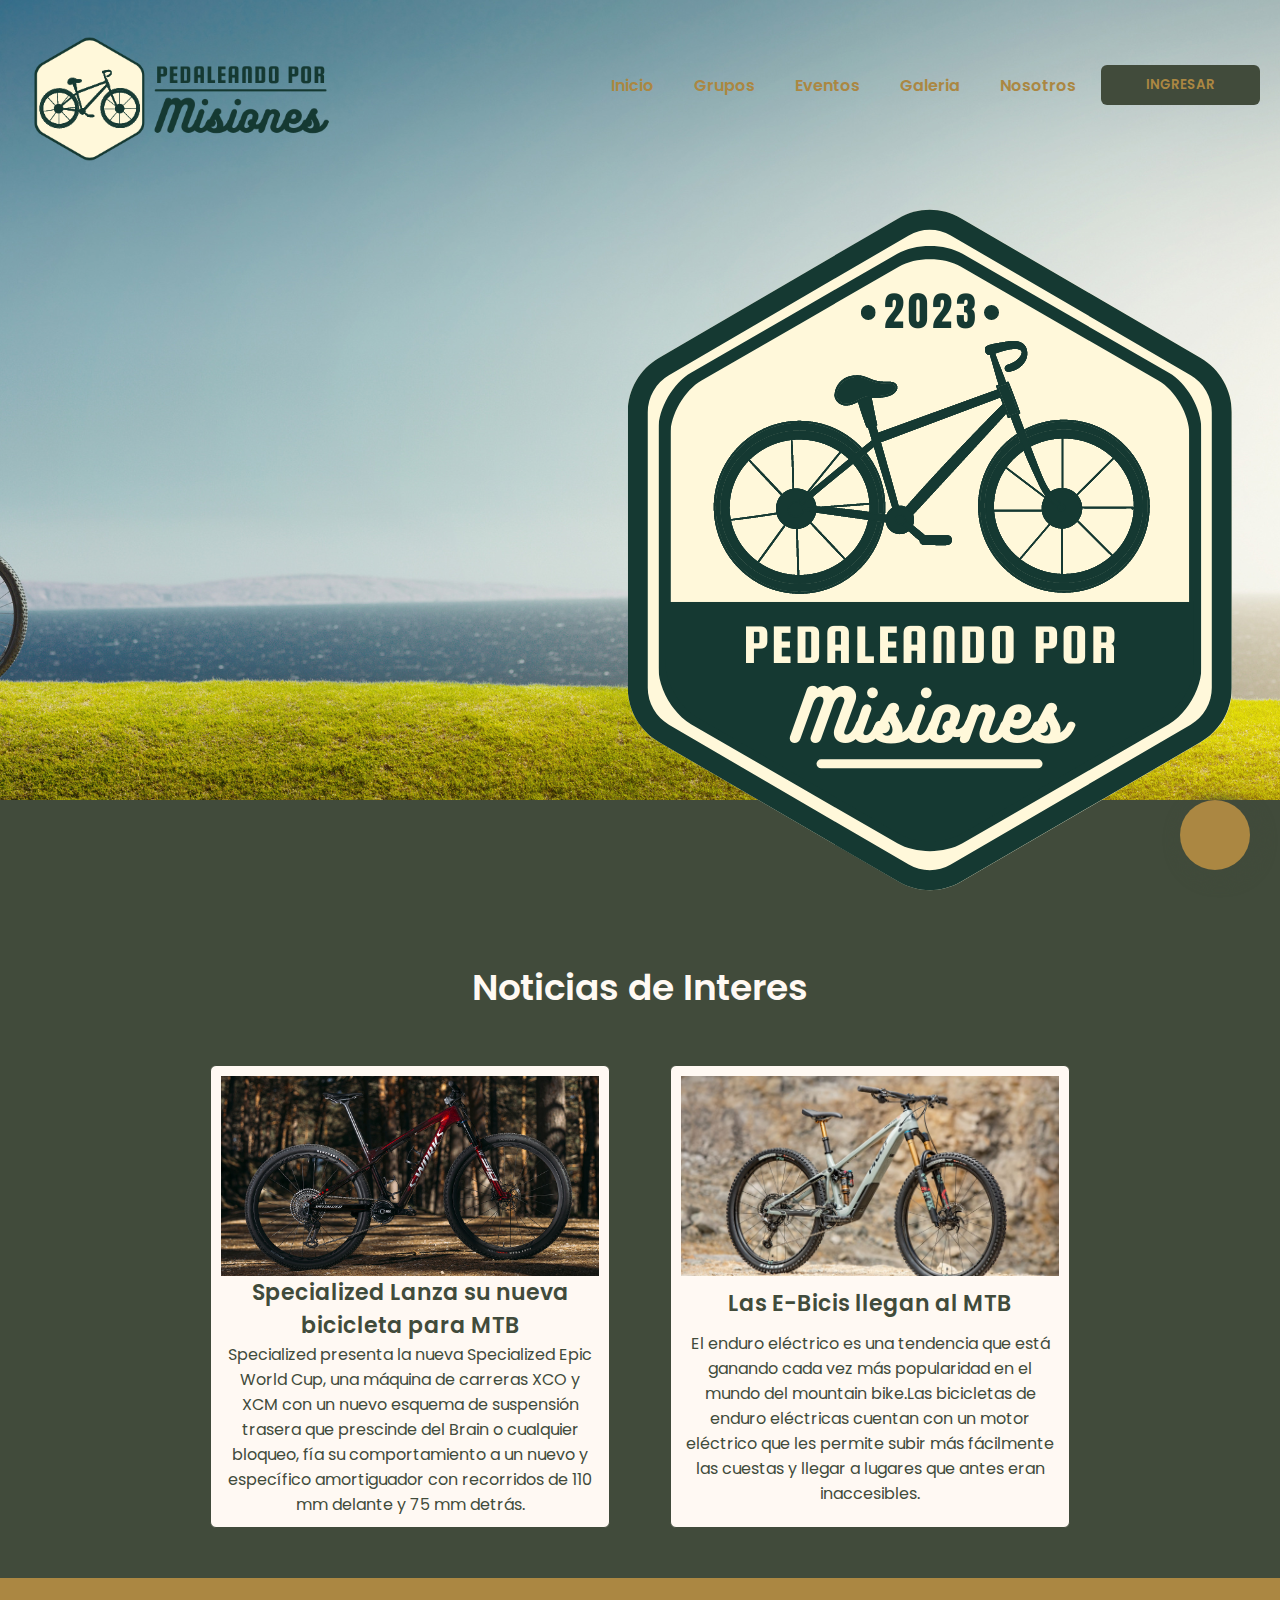
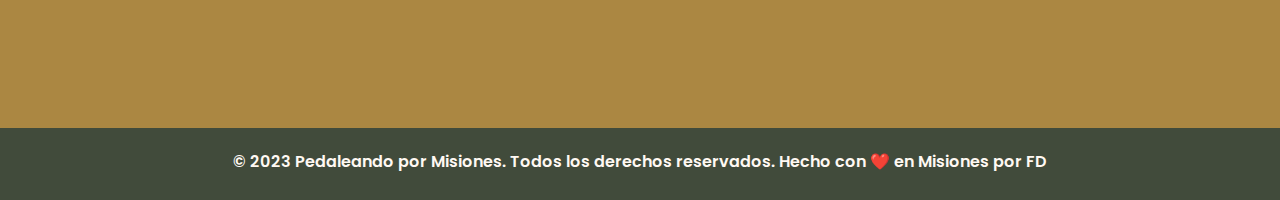
<file: index.html>
<!DOCTYPE html>
<html lang="es">
<head>
    <meta charset="UTF-8">
    <meta name="viewport" content="width=device-width, initial-scale=1.0">
    <title>Pedaleando por Misiones</title>
    <link rel="shortcut icon" href="./multimedia/img/favicon.png" type="image/x-icon">
    <link rel="stylesheet" href="https://cdnjs.cloudflare.com/ajax/libs/font-awesome/6.4.0/css/all.min.css" integrity="sha512-iecdLmaskl7CVkqkXNQ/ZH/XLlvWZOJyj7Yy7tcenmpD1ypASozpmT/E0iPtmFIB46ZmdtAc9eNBvH0H/ZpiBw==" crossorigin="anonymous" referrerpolicy="no-referrer" />
    <link rel="stylesheet" href="./css/style.css">
</head>
<body class="body">
    <div class="bannerprincipal"></div>
    <nav class="navegador">
        <img class="logo" src="./multimedia/img/logonav2.png" alt="">
        <i class="fa-solid fa-bars"></i>
        <ul>
            <li><a href="./index.html">Inicio</a></li>
            <li><a href="./paginas/grupos.html">Grupos</a></li>
            <li><a href="./paginas/eventos.html">Eventos</a></li>
            <li><a href="./paginas/galeria.html">Galeria</a></li>
            <li><a href="./paginas/nosotros.html">Nosotros</a></li>
            <li><button class="boton"><a href="">INGRESAR</a></button></li>
        </ul>
    </nav>
    <div class="logogrande">
        <img src="./multimedia/img/logogrande4.png" alt="">
    </div>
    <header class="encabezado">
    </header>
    <main>
        <h1 class="titulo">Noticias de Interes</h1>
        <section class="noticias-container">
            <div class="noticias">
                <img src="./multimedia/img/nuevabici.jpg" alt="">
                <h4>Specialized Lanza su nueva bicicleta para MTB</h4>
                <p>Specialized presenta la nueva Specialized Epic World Cup, una máquina de carreras XCO y XCM con un nuevo esquema de suspensión trasera que prescinde del Brain o cualquier bloqueo, fía su comportamiento a un nuevo y específico amortiguador con recorridos de 110 mm delante y 75 mm detrás.</p>
            </div>
            <div class="noticias">
                <img src="./multimedia/img/tendenciasbici.jpg" alt="">
                <h4>Las E-Bicis llegan al MTB</h4>
                <p>El enduro eléctrico es una tendencia que está ganando cada vez más popularidad en el mundo del mountain bike.Las bicicletas de enduro eléctricas cuentan con un motor eléctrico que les permite subir más fácilmente las cuestas y llegar a lugares que antes eran inaccesibles. </p>
            </div>
        </section>
        <div class="whatsapp">
            <a href="https://web.whatsapp.com/"><i class="fa-brands fa-whatsapp"></i></a>
        </div>
    </main>
    <footer>
        <div class="redes">
            <a href="https://www.facebook.com/"><i class="fa-brands fa-square-facebook"></i></a>
            <a href="https://www.instagram.com/"><i class="fa-brands fa-square-instagram"></i></a>
            <a href="https://www.strava.com/?hl=es-ES"><i class="fa-brands fa-strava"></i></a>
        </div>
        <div class="mensajefooter">
            <h4>© 2023 Pedaleando por Misiones. Todos los derechos reservados. Hecho con ❤️ en Misiones por FD</h4>
        </div>
    </footer>
</body>
</html>
</file>
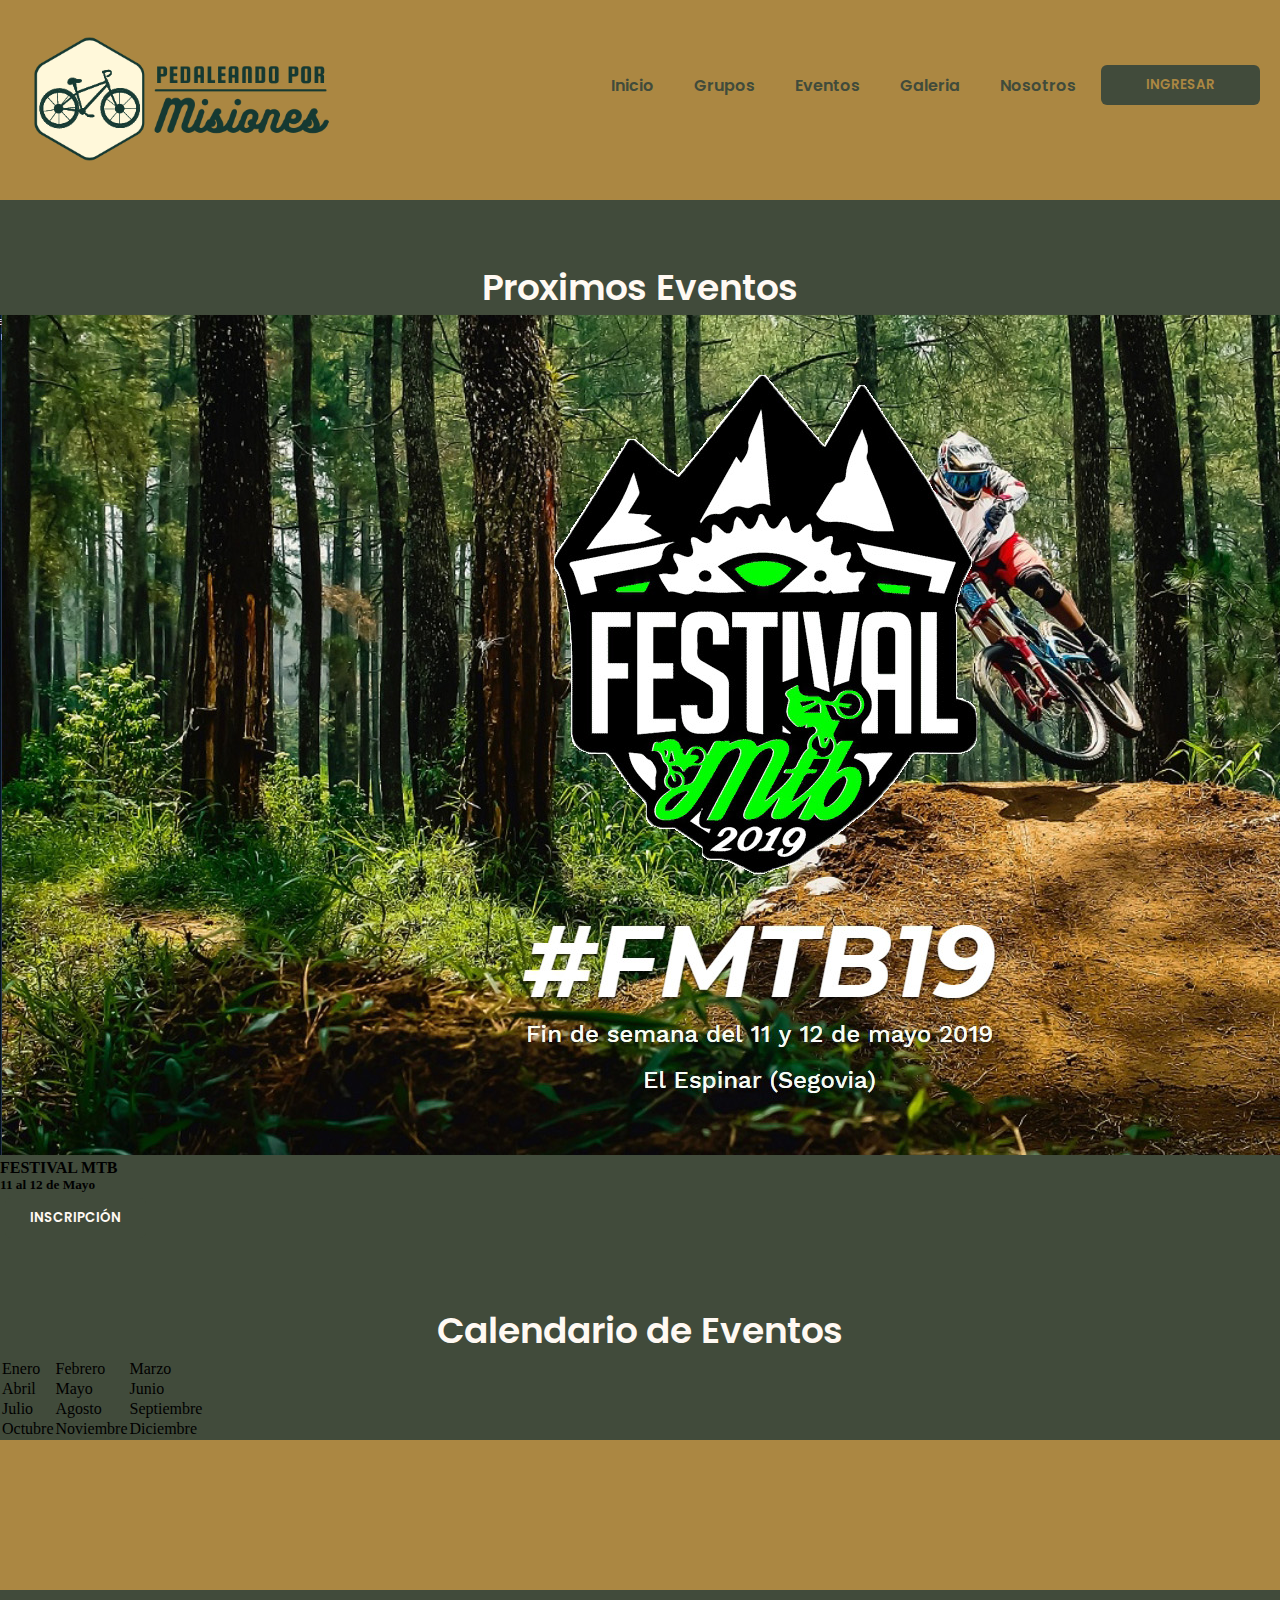
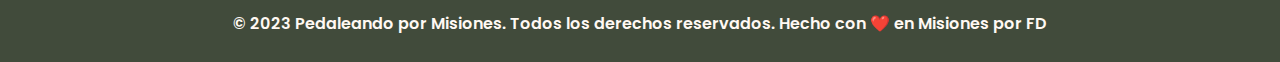
<file: paginas/eventos.html>
<!DOCTYPE html>
<html lang="es">
<head>
    <meta charset="UTF-8">
    <meta name="viewport" content="width=device-width, initial-scale=1.0">
    <title>Pedaleando por Misiones</title>
    <link rel="shortcut icon" href="../multimedia/img/favicon.png" type="image/x-icon">
    <link rel="stylesheet" href="https://cdnjs.cloudflare.com/ajax/libs/font-awesome/6.4.0/css/all.min.css" integrity="sha512-iecdLmaskl7CVkqkXNQ/ZH/XLlvWZOJyj7Yy7tcenmpD1ypASozpmT/E0iPtmFIB46ZmdtAc9eNBvH0H/ZpiBw==" crossorigin="anonymous" referrerpolicy="no-referrer" />
    <link rel="stylesheet" href="../css/style.css">
</head>
<body class="body">
    <nav class="navegador2">
        <img class="logo" src="../multimedia/img/logonav2.png" alt="">
        <i class="fa-solid fa-bars"></i>
        <ul>
            <li><a href="../index.html">Inicio</a></li>
            <li><a href="./grupos.html">Grupos</a></li>
            <li><a href="./eventos.html">Eventos</a></li>
            <li><a href="./galeria.html">Galeria</a></li>
            <li><a href="./nosotros.html">Nosotros</a></li>
            <li><button class="boton"><a href="">INGRESAR</a></button></li>
        </ul>
    </nav>
    <header>
    </header>
    <main>
        <section class="eventos-container">
            <h2 class="tituloh2">Proximos Eventos</h2>
            <div class="eventos">
                <img src="../multimedia/img/evento1.jpg" alt="">
                <h4>FESTIVAL MTB</h4>
                <h5>11 al 12 de Mayo</h5>
                <button class="boton">INSCRIPCIÓN</button>
            </div>
            <div class="">
            <h2 class="tituloh2">Calendario de Eventos</h2>
            <table class="calendario">
                <tr>
                    <td>Enero</td>
                    <td>Febrero</td>
                    <td>Marzo</td>
                </tr>
                <tr>
                    <td>Abril</td>
                    <td>Mayo</td>
                    <td>Junio</td>
                </tr>
                <tr>
                    <td>Julio</td>
                    <td>Agosto</td>
                    <td>Septiembre</td>
                </tr>
                <tr>
                    <td>Octubre</td>
                    <td>Noviembre</td>
                    <td>Diciembre</td> 
                </tr>
            </table>
            </div>
        </section>
    </main>
    <footer>
        <div class="redes">
            <a href="https://www.facebook.com/"><i class="fa-brands fa-square-facebook"></i></a>
            <a href="https://www.instagram.com/"><i class="fa-brands fa-square-instagram"></i></a>
            <a href="https://www.strava.com/?hl=es-ES"><i class="fa-brands fa-strava"></i></a>
        </div>
        <div class="mensajefooter">
            <h4>© 2023 Pedaleando por Misiones. Todos los derechos reservados. Hecho con ❤️ en Misiones por FD</h4>
        </div>
    </footer>    
</body>
</body>
</html>
</file>
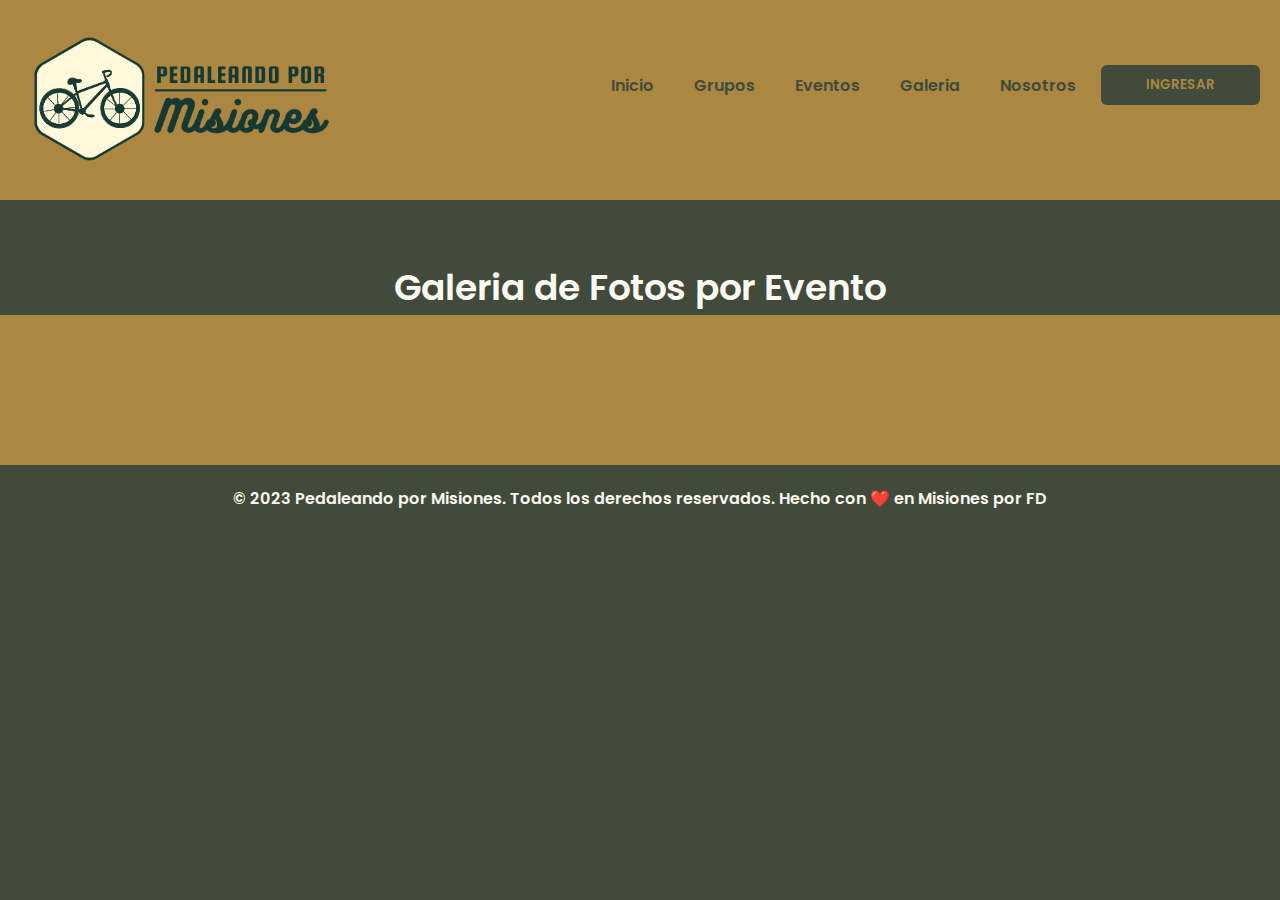
<file: paginas/galeria.html>
<!DOCTYPE html>
<html lang="es">
<head>
    <meta charset="UTF-8">
    <meta name="viewport" content="width=device-width, initial-scale=1.0">
    <title>Pedaleando por Misiones</title>
    <link rel="shortcut icon" href="../multimedia/img/favicon.png" type="image/x-icon">
    <link rel="stylesheet" href="https://cdnjs.cloudflare.com/ajax/libs/font-awesome/6.4.0/css/all.min.css" integrity="sha512-iecdLmaskl7CVkqkXNQ/ZH/XLlvWZOJyj7Yy7tcenmpD1ypASozpmT/E0iPtmFIB46ZmdtAc9eNBvH0H/ZpiBw==" crossorigin="anonymous" referrerpolicy="no-referrer" />
    <link rel="stylesheet" href="../css/style.css">
</head>
<body class="body">
    <nav class="navegador2">
        <img class="logo" src="../multimedia/img/logonav2.png" alt="">
        <i class="fa-solid fa-bars"></i>
        <ul>
            <li><a href="../index.html">Inicio</a></li>
            <li><a href="./grupos.html">Grupos</a></li>
            <li><a href="./eventos.html">Eventos</a></li>
            <li><a href="./galeria.html">Galeria</a></li>
            <li><a href="./nosotros.html">Nosotros</a></li>
            <li><button class="boton"><a href="">INGRESAR</a></button></li>
        </ul>
    </nav>
    <header>
    </header>
    <main>
        <h1 class="titulo">Galeria de Fotos por Evento</h1>
    </main>
    <footer>
        <div class="redes">
            <a href="https://www.facebook.com/"><i class="fa-brands fa-square-facebook"></i></a>
            <a href="https://www.instagram.com/"><i class="fa-brands fa-square-instagram"></i></a>
            <a href="https://www.strava.com/?hl=es-ES"><i class="fa-brands fa-strava"></i></a>
        </div>
        <div class="mensajefooter">
            <h4>© 2023 Pedaleando por Misiones. Todos los derechos reservados. Hecho con ❤️ en Misiones por FD</h4>
        </div>
    </footer>    
</body>
</html>
</file>
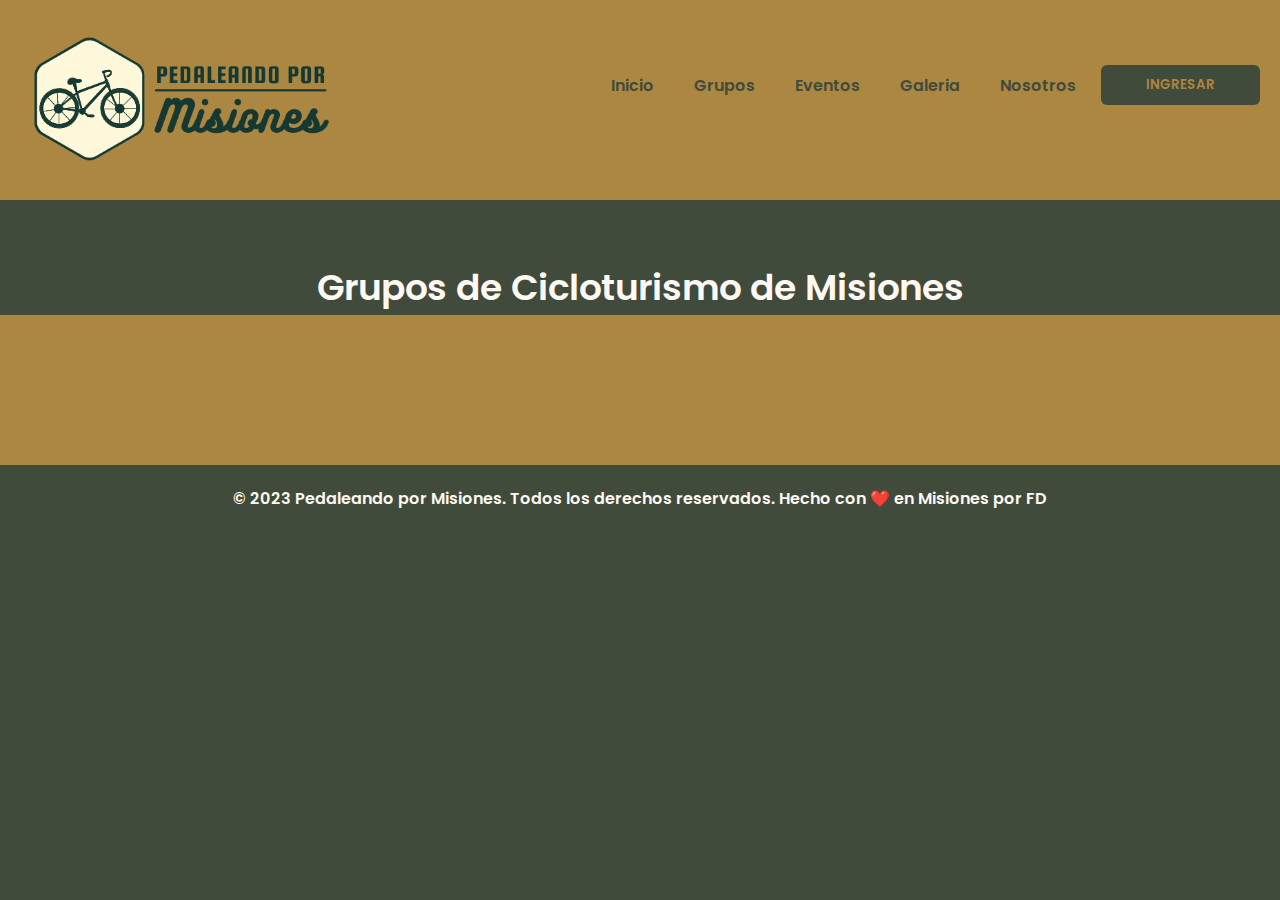
<file: paginas/grupos.html>
<!DOCTYPE html>
<html lang="es">
<head>
    <meta charset="UTF-8">
    <meta name="viewport" content="width=device-width, initial-scale=1.0">
    <title>Pedaleando por Misiones</title>
    <link rel="shortcut icon" href="../multimedia/img/favicon.png" type="image/x-icon">
    <link rel="stylesheet" href="https://cdnjs.cloudflare.com/ajax/libs/font-awesome/6.4.0/css/all.min.css" integrity="sha512-iecdLmaskl7CVkqkXNQ/ZH/XLlvWZOJyj7Yy7tcenmpD1ypASozpmT/E0iPtmFIB46ZmdtAc9eNBvH0H/ZpiBw==" crossorigin="anonymous" referrerpolicy="no-referrer" />
    <link rel="stylesheet" href="../css/style.css">
</head>
<body class="body">
    <nav class="navegador2">
        <img class="logo" src="../multimedia/img/logonav2.png" alt="">
        <i class="fa-solid fa-bars"></i>
        <ul>
            <li><a href="../index.html">Inicio</a></li>
            <li><a href="./grupos.html">Grupos</a></li>
            <li><a href="./eventos.html">Eventos</a></li>
            <li><a href="./galeria.html">Galeria</a></li>
            <li><a href="./nosotros.html">Nosotros</a></li>
            <li><button class="boton"><a href="">INGRESAR</a></button></li>
        </ul>
    </nav>
    <header>
    </header>
    <main>
        <h1 class="titulo">Grupos de Cicloturismo de Misiones</h1>
    </main>
    <footer>
        <div class="redes">
            <a href="https://www.facebook.com/"><i class="fa-brands fa-square-facebook"></i></a>
            <a href="https://www.instagram.com/"><i class="fa-brands fa-square-instagram"></i></a>
            <a href="https://www.strava.com/?hl=es-ES"><i class="fa-brands fa-strava"></i></a>
        </div>
        <div class="mensajefooter">
            <h4>© 2023 Pedaleando por Misiones. Todos los derechos reservados. Hecho con ❤️ en Misiones por FD</h4>
        </div>
    </footer>    
</body>
</html>
</file>
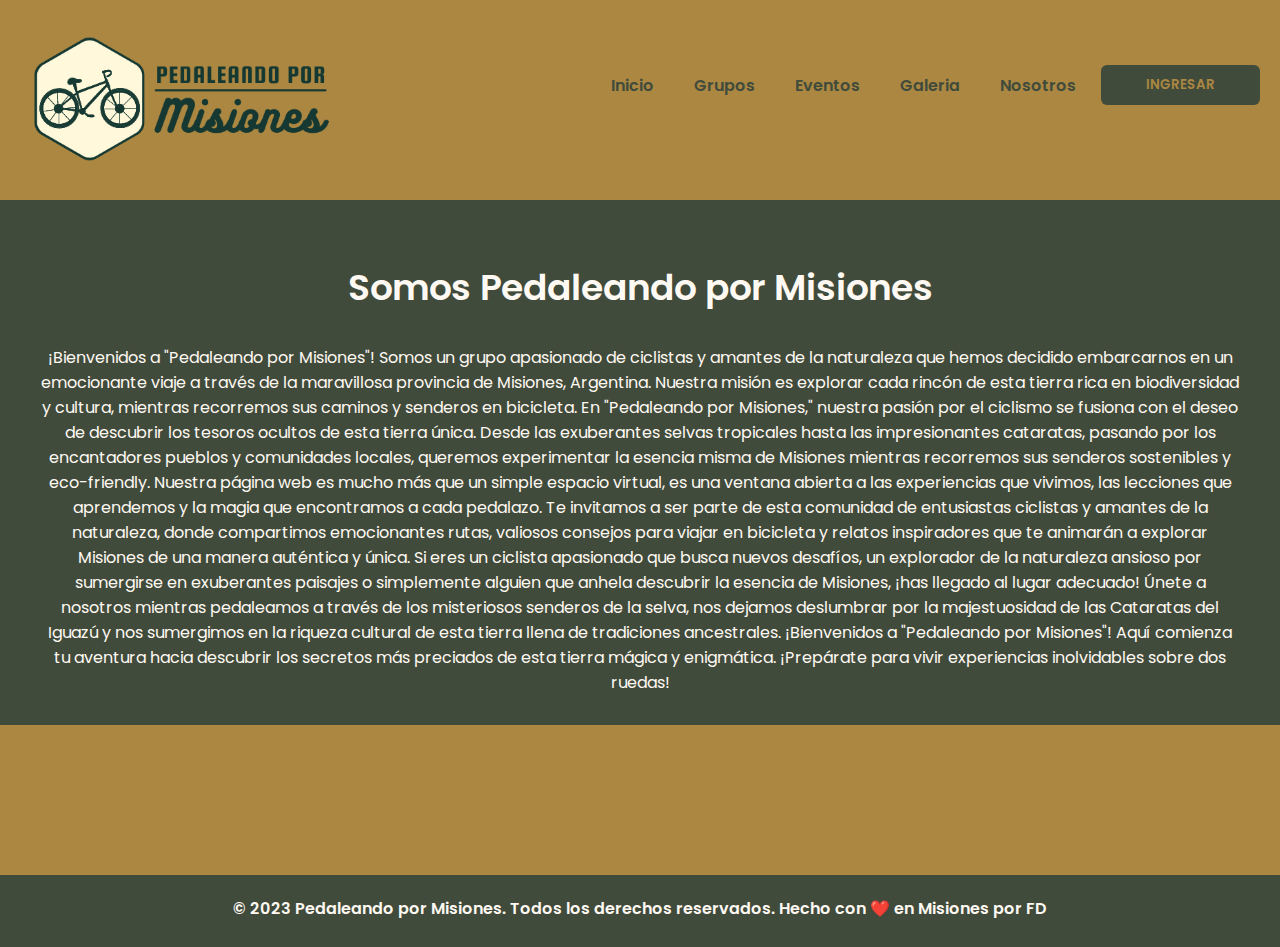
<file: paginas/nosotros.html>
<!DOCTYPE html>
<html lang="es">
<head>
    <meta charset="UTF-8">
    <meta name="viewport" content="width=device-width, initial-scale=1.0">
    <title>Pedaleando por Misiones</title>
    <link rel="shortcut icon" href="../multimedia/img/favicon.png" type="image/x-icon">
    <link rel="stylesheet" href="https://cdnjs.cloudflare.com/ajax/libs/font-awesome/6.4.0/css/all.min.css" integrity="sha512-iecdLmaskl7CVkqkXNQ/ZH/XLlvWZOJyj7Yy7tcenmpD1ypASozpmT/E0iPtmFIB46ZmdtAc9eNBvH0H/ZpiBw==" crossorigin="anonymous" referrerpolicy="no-referrer" />
    <link rel="stylesheet" href="../css/style.css">
</head>
<body class="body">
    <nav class="navegador2">
        <img class="logo" src="../multimedia/img/logonav2.png" alt="">
        <i class="fa-solid fa-bars"></i>
        <ul>
            <li><a href="../index.html">Inicio</a></li>
            <li><a href="./grupos.html">Grupos</a></li>
            <li><a href="./eventos.html">Eventos</a></li>
            <li><a href="./galeria.html">Galeria</a></li>
            <li><a href="./nosotros.html">Nosotros</a></li>
            <li><button class="boton"><a href="">INGRESAR</a></button></li>
        </ul>
    </nav>
    <header>
    </header>
    <main>
        <h1 class="titulo">Somos Pedaleando por Misiones</h1>
        <div class="nosotros">
            <p>¡Bienvenidos a "Pedaleando por Misiones"!

                Somos un grupo apasionado de ciclistas y amantes de la naturaleza que hemos decidido embarcarnos en un emocionante viaje a través de la maravillosa provincia de Misiones, Argentina. Nuestra misión es explorar cada rincón de esta tierra rica en biodiversidad y cultura, mientras recorremos sus caminos y senderos en bicicleta.               
                En "Pedaleando por Misiones," nuestra pasión por el ciclismo se fusiona con el deseo de descubrir los tesoros ocultos de esta tierra única. Desde las exuberantes selvas tropicales hasta las impresionantes cataratas, pasando por los encantadores pueblos y comunidades locales, queremos experimentar la esencia misma de Misiones mientras recorremos sus senderos sostenibles y eco-friendly.               
                Nuestra página web es mucho más que un simple espacio virtual, es una ventana abierta a las experiencias que vivimos, las lecciones que aprendemos y la magia que encontramos a cada pedalazo. Te invitamos a ser parte de esta comunidad de entusiastas ciclistas y amantes de la naturaleza, donde compartimos emocionantes rutas, valiosos consejos para viajar en bicicleta y relatos inspiradores que te animarán a explorar Misiones de una manera auténtica y única.              
                Si eres un ciclista apasionado que busca nuevos desafíos, un explorador de la naturaleza ansioso por sumergirse en exuberantes paisajes o simplemente alguien que anhela descubrir la esencia de Misiones, ¡has llegado al lugar adecuado!              
                Únete a nosotros mientras pedaleamos a través de los misteriosos senderos de la selva, nos dejamos deslumbrar por la majestuosidad de las Cataratas del Iguazú y nos sumergimos en la riqueza cultural de esta tierra llena de tradiciones ancestrales.
                ¡Bienvenidos a "Pedaleando por Misiones"! Aquí comienza tu aventura hacia descubrir los secretos más preciados de esta tierra mágica y enigmática. ¡Prepárate para vivir experiencias inolvidables sobre dos ruedas!
            </p>
        </div>
    </main>
    <footer>
        <div class="redes">
            <a href="https://www.facebook.com/"><i class="fa-brands fa-square-facebook"></i></a>
            <a href="https://www.instagram.com/"><i class="fa-brands fa-square-instagram"></i></a>
            <a href="https://www.strava.com/?hl=es-ES"><i class="fa-brands fa-strava"></i></a>
        </div>
        <div class="mensajefooter">
            <h4>© 2023 Pedaleando por Misiones. Todos los derechos reservados. Hecho con ❤️ en Misiones por FD</h4>
        </div>
    </footer>    
</body>
</html>
</file>
<file: css/style.css>
@font-face {
  font-family: poppins;
  src: url(./font/Poppins-Regular.ttf);
}
@font-face {
  font-family: poppins-semibold;
  src: url(./font/Poppins-SemiBold.ttf);
}
* {
  margin: 0;
  padding: 0;
  box-sizing: border-box;
}

.body {
  background-color: #414b3b;
}

.bannerprincipal {
  position: absolute;
  top: 0;
  left: 0;
  width: 100%;
  height: 800px;
  background-image: url("../multimedia/img/bannerbici.png");
  background-size: cover;
  background-position: center;
  z-index: -1;
}

@media (max-width: 1020px) {
  .bannerprincipal {
    display: none;
  }
}
.navegador {
  display: flex;
  align-items: flex-start;
  justify-content: space-between;
}
.navegador ul {
  list-style: none;
  display: flex;
  margin-top: 60px;
  align-items: center;
  margin-right: 15px;
}
.navegador ul a {
  color: #ab8742;
  text-decoration: none;
  padding: 20px;
  font-family: poppins-semibold;
}
.navegador ul a:hover {
  color: #414b3b;
  text-decoration: none;
  padding: 20px;
  font-family: poppins-semibold;
}

.navegador .fa-bars {
  display: none;
}

@media (max-width: 1020px) {
  .navegador {
    background-color: #ab8742;
    display: flex;
    flex-direction: row;
    align-items: center;
  }
  .navegador .fa-bars {
    display: block;
    margin: 45px;
    font-size: 60px;
    color: #414b3b;
  }
  .navegador .fa-bars:hover + ul {
    left: 0;
  }
  .navegador ul {
    position: fixed;
    top: 0;
    left: 100%;
    width: 100%;
    height: 100%;
    background-color: #fff9f3;
    flex-direction: column;
    align-items: center;
    margin-top: 0px;
    padding-top: 100px;
  }
  .navegador ul:hover {
    left: 0;
  }
  .navegador ul a {
    color: #ab8742;
  }
  ul li {
    margin-bottom: 50px;
  }
}
@media (max-width: 510px) {
  .navegador .fa-bars {
    font-size: 40px;
  }
}
.logo {
  height: 140px;
  object-fit: cover;
  margin: 30px 0px;
}

@media (max-width: 510px) {
  .logo {
    height: 80px;
  }
}
.navegador2 {
  display: flex;
  align-items: flex-start;
  justify-content: space-between;
  background-color: #ab8742;
}
.navegador2 ul {
  list-style: none;
  display: flex;
  margin-top: 60px;
  align-items: center;
  margin-right: 15px;
}
.navegador2 ul a {
  color: #414b3b;
  text-decoration: none;
  padding: 20px;
  font-family: poppins-semibold;
}
.navegador2 ul a:hover {
  color: #fff9f3;
  font-size: poppins-semibold;
  text-decoration: none;
  padding: 20px;
}
.navegador2 ul .boton a {
  color: #ab8742;
  text-decoration: none;
}
.navegador2 ul .boton a:hover {
  color: #fff9f3;
  text-decoration: none;
}

.navegador2 .fa-bars {
  display: none;
}

@media (max-width: 1020px) {
  .navegador2 {
    background-color: #ab8742;
    display: flex;
    flex-direction: row;
    align-items: center;
  }
  .navegador2 .fa-bars {
    display: block;
    margin: 45px;
    font-size: 60px;
    color: #414b3b;
  }
  .navegador2 .fa-bars:hover + ul {
    left: 0;
  }
  .navegador2 ul {
    position: fixed;
    top: 0;
    left: 100%;
    width: 100%;
    height: 100%;
    background-color: #fff9f3;
    flex-direction: column;
    align-items: center;
    margin-top: 0;
    padding-top: 100px;
  }
  .navegador2 ul:hover {
    left: 0;
  }
  .navegador2 ul a {
    color: #ab8742;
  }
}
@media (max-width: 510px) {
  .navegador2 .fa-bars {
    font-size: 40px;
  }
}
.encabezado {
  width: 100%;
  height: 700px;
  background-size: cover;
}

@media (max-width: 1020px) {
  .encabezado {
    display: none;
  }
}
.logogrande {
  float: right;
  max-width: 100%;
  height: auto;
}

@media (max-width: 1020px) {
  .logogrande {
    display: none;
  }
}
h1 {
  font-size: 36px;
  color: #fff9f3;
  font-family: poppins-semibold;
  text-align: center;
  margin-top: 60px;
}

h2 {
  font-size: 36px;
  color: #fff9f3;
  font-family: poppins-semibold;
  text-align: center;
  margin-top: 60px;
}

.noticias-container {
  display: flex;
  justify-content: center;
  gap: 20px;
  flex-wrap: wrap;
  margin-top: 30px;
  margin-bottom: 30px;
}
.noticias-container .noticias {
  display: flex;
  flex-wrap: wrap;
  justify-content: space-around;
  background-color: #fff9f3;
  width: 400px;
  border: 1px solid #414b3b;
  margin: 20px;
  padding: 10px;
  border-radius: 6px;
  font-family: poppins;
  margin-right: 20px;
  transition: transform 0.3s ease;
}
.noticias-container .noticias:hover {
  transform: scale(1.1);
}
.noticias-container .noticias img {
  width: 100%;
  height: 200px;
  object-fit: cover;
}
.noticias-container .noticias h4 {
  font-size: 22px;
  color: #414b3b;
  text-align: center;
  font-family: poppins-semibold;
}

p {
  color: #414b3b;
  text-align: center;
}

.layout {
  display: flex;
  flex-wrap: wrap;
  justify-content: center;
  gap: 80px;
  margin-bottom: 40px;
}
.layout .evento-destacado {
  display: flex;
  flex-direction: column;
  align-items: center;
  background-color: #fff9f3;
  margin: 10px;
  padding: 10px;
  border-radius: 0px 0px 25px 25px;
  font-family: poppins;
}
.layout .evento-destacado img {
  width: 100%;
  height: 250px;
  object-fit: cover;
  margin-bottom: 40px;
}
.layout .layout2 {
  width: 100%;
  display: grid;
  grid-template-rows: repeat(4, 1fr);
  grid-template-columns: repeat(3, 1fr);
  gap: 25px;
  font-family: poppins;
  margin-top: 50px;
  margin-bottom: 50px;
}
.layout .layout2 .mes {
  display: flex;
  align-items: center;
  justify-content: center;
  font-size: 38px;
  color: #fff9f3;
}
.layout .layout2 .mes .boton {
  background-color: #ab8742;
  width: 193.3333333333px;
}
@media (max-width: 710px) {
  .layout .layout2 {
    display: none;
  }
}
@media (max-width: 710px) {
  .layout .layout2 {
    display: flex;
    flex-wrap: wrap;
    justify-content: center;
    align-items: center;
    font-family: poppins;
  }
  .layout .layout2 .mes {
    font-size: 38px;
    color: #fff9f3;
  }
  .layout .layout2 .mes .boton {
    background-color: #ab8742;
    width: 126.6666666667px;
  }
}

.boton {
  background-color: #414b3b;
  color: #fff9f3;
  padding: 10px 25px;
  margin: 5px;
  border: none;
  border-radius: 6px;
  font-family: poppins-semibold;
}
.boton:hover {
  background-color: #ab8742;
  color: #414b3b;
  font-family: poppins-semibold;
}

.nosotros {
  display: flex;
  justify-content: center;
  margin: 30px;
}
.nosotros p {
  align-items: center;
  width: 1200px;
  color: #fff9f3;
  font-family: poppins;
}

.whatsapp {
  width: 70px;
  height: 70px;
  border-radius: 50%;
  background-color: #ab8742;
  display: flex;
  justify-content: center;
  align-items: center;
  text-align: center;
  position: fixed;
  bottom: 30px;
  right: 30px;
  box-shadow: 5px 5px 15px 5px #414b3b;
}
.whatsapp i {
  font-size: 48px;
  color: #414b3b;
}

.redes {
  background-color: #ab8742;
  color: #414b3b;
  height: 150px;
  text-align: center;
  font-size: 48px;
  padding: 50px;
}
.redes a i {
  font-size: 48px;
  color: #414b3b;
}
.redes a i:hover {
  background-color: #414b3b;
  color: #ab8742;
}

.mensajefooter {
  color: #fff9f3;
  height: 72px;
  text-align: center;
  padding: 21px;
  font-family: poppins-semibold;
}

.galeria {
  display: grid;
  margin: 60px;
  gap: 15px;
  grid-template-columns: repeat(4, 1fr);
  grid-template-rows: repeat(3, 1fr);
  grid-template-areas: "vertical1 verticala horizontal1 horizontal1" "vertical1 vertical2 medio1 medio2" "vertiucalb vertical2 horizontal2 horizontal2";
}
.galeria img {
  width: 100%;
  height: 100%;
  object-fit: cover;
  border-radius: 25px;
  transition: transform 0.3s ease;
}
.galeria img:hover {
  transform: scale(1.1);
}

.vertical1 {
  grid-area: vertical1;
}

.vertical2 {
  grid-area: vertical2;
}

.verticala {
  grid-area: verticala;
}

.vertiucalb {
  grid-area: vertiucalb;
}

.horizontal1 {
  grid-area: horizontal1;
}

.horizontal2 {
  grid-area: horizontal2;
}

.medio1 {
  grid-area: medio1;
}

.medio2 {
  grid-area: medio2;
}

.grupos {
  width: 100%;
  display: flex;
  flex-wrap: wrap;
  justify-content: center;
  align-items: center;
  gap: 70px;
  margin: 50px 0px;
}
.grupos .grupo {
  display: flex;
  align-items: center;
  gap: 20px;
  transition: transform 0.3s ease;
}
.grupos .grupo:hover {
  transform: scale(1.3);
}
.grupos .grupo .img-grupo {
  flex: 1 1 auto;
  display: flex;
  justify-content: center;
  align-items: center;
}
.grupos .grupo img {
  height: 200px;
  width: 200px;
}
.grupos .grupo .nombre-grupo {
  flex: 1;
  display: flex;
  flex-direction: column;
  justify-content: center;
  align-items: center;
  padding: 30px;
  font-family: poppins-semibold;
}
.grupos .grupo .nombre-grupo h4 {
  color: #fff9f3;
  text-align: center;
  white-space: nowrap;
  margin-bottom: 30px;
}
.grupos .grupo .nombre-grupo p {
  color: #fff9f3;
}

@media (max-width: 768px) {
  .grupos {
    gap: 30px;
    margin: 30px 0;
  }
  .grupos .grupo {
    flex-direction: row;
    align-items: center;
    gap: 10px;
  }
  .grupos .grupo:hover {
    display: none;
  }
  .grupos .grupo .img-grupo img {
    height: 150px;
    width: 150px;
  }
  .grupos .grupo .nombre-grupo {
    padding: 5px;
  }
}

/*# sourceMappingURL=style.css.map */
</file>
